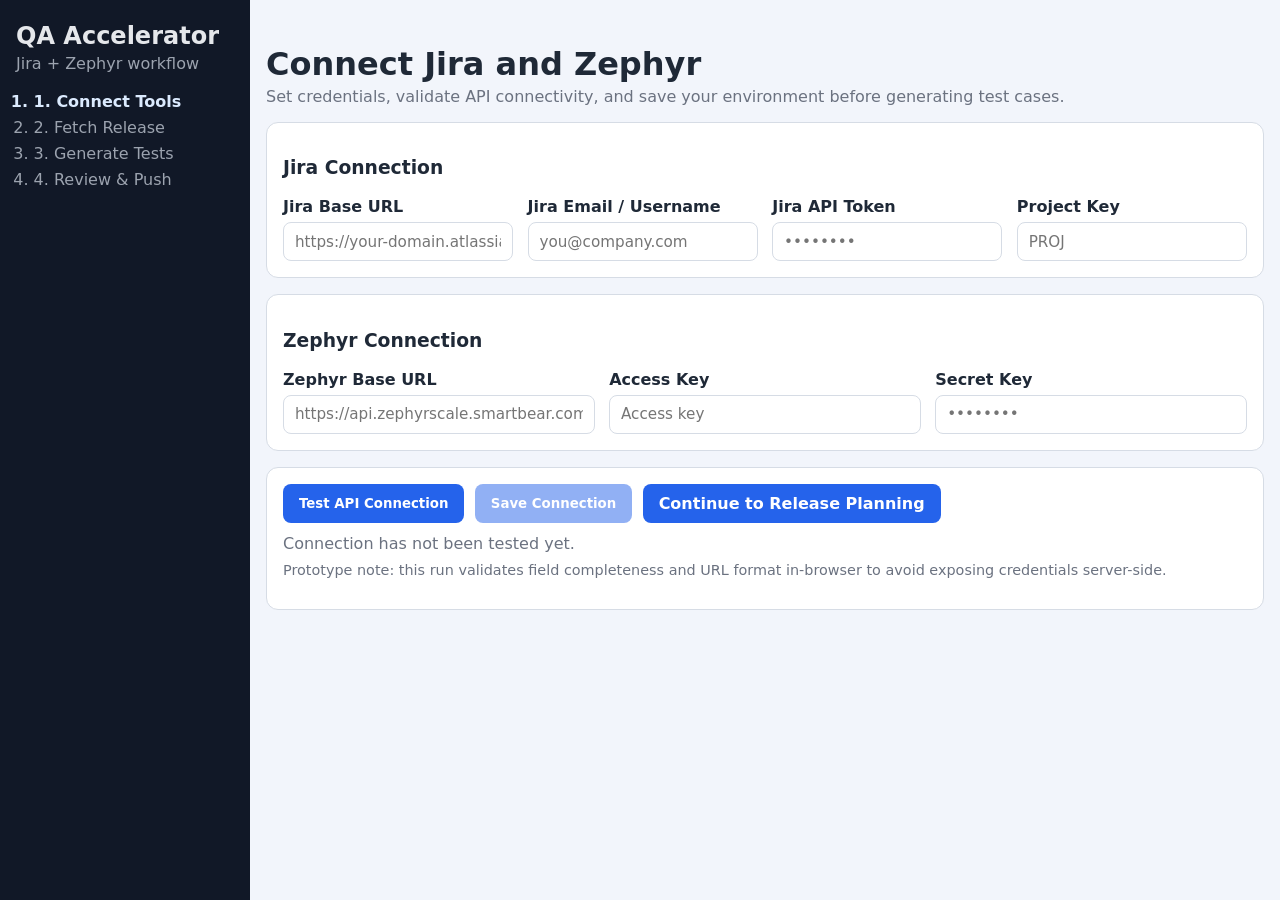
<file: index.html>
<!DOCTYPE html>
<html lang="en">
<head>
  <meta charset="UTF-8" />
  <meta name="viewport" content="width=device-width, initial-scale=1.0" />
  <title>QA Flow | Connection Setup</title>
  <link rel="stylesheet" href="styles.css" />
</head>
<body>
  <div class="app-shell">
    <aside class="sidebar">
      <h2>QA Accelerator</h2>
      <p>Jira + Zephyr workflow</p>
      <ol class="steps">
        <li class="active">1. Connect Tools</li>
        <li>2. Fetch Release</li>
        <li>3. Generate Tests</li>
        <li>4. Review & Push</li>
      </ol>
    </aside>

    <main class="container">
      <header class="page-header">
        <h1>Connect Jira and Zephyr</h1>
        <p>Set credentials, validate API connectivity, and save your environment before generating test cases.</p>
      </header>

      <section class="card">
        <h3>Jira Connection</h3>
        <div class="form-grid">
          <label>Jira Base URL
            <input id="jiraBaseUrl" type="url" placeholder="https://your-domain.atlassian.net" />
          </label>
          <label>Jira Email / Username
            <input id="jiraUser" type="text" placeholder="you@company.com" />
          </label>
          <label>Jira API Token
            <input id="jiraToken" type="password" placeholder="••••••••" />
          </label>
          <label>Project Key
            <input id="jiraProject" type="text" placeholder="PROJ" />
          </label>
        </div>
      </section>

      <section class="card">
        <h3>Zephyr Connection</h3>
        <div class="form-grid">
          <label>Zephyr Base URL
            <input id="zephyrBaseUrl" type="url" placeholder="https://api.zephyrscale.smartbear.com/v2" />
          </label>
          <label>Access Key
            <input id="zephyrAccessKey" type="text" placeholder="Access key" />
          </label>
          <label>Secret Key
            <input id="zephyrSecretKey" type="password" placeholder="••••••••" />
          </label>
        </div>
      </section>

      <section class="card actions">
        <div class="button-row">
          <button id="testConnectionBtn">Test API Connection</button>
          <button id="saveConnectionBtn" disabled>Save Connection</button>
          <a class="button-link" href="release.html">Continue to Release Planning</a>
        </div>
        <p id="connectionStatus" class="status">Connection has not been tested yet.</p>
        <p class="hint">Prototype note: this run validates field completeness and URL format in-browser to avoid exposing credentials server-side.</p>
      </section>
    </main>
  </div>

  <script src="app.js"></script>
</body>
</html>
</file>
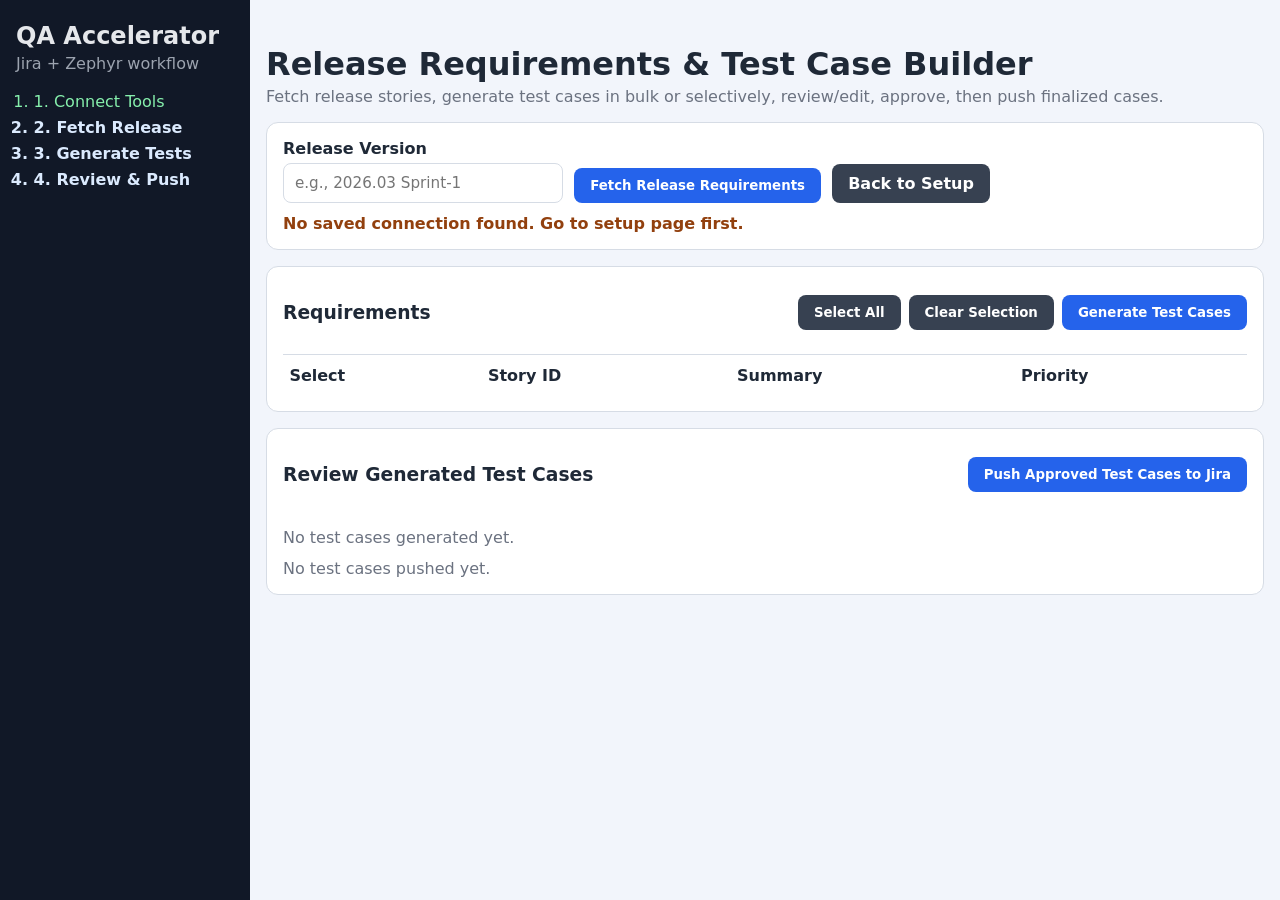
<file: release.html>
<!DOCTYPE html>
<html lang="en">
<head>
  <meta charset="UTF-8" />
  <meta name="viewport" content="width=device-width, initial-scale=1.0" />
  <title>QA Flow | Release Test Case Builder</title>
  <link rel="stylesheet" href="styles.css" />
</head>
<body>
  <div class="app-shell">
    <aside class="sidebar">
      <h2>QA Accelerator</h2>
      <p>Jira + Zephyr workflow</p>
      <ol class="steps">
        <li class="done">1. Connect Tools</li>
        <li class="active">2. Fetch Release</li>
        <li class="active">3. Generate Tests</li>
        <li class="active">4. Review & Push</li>
      </ol>
    </aside>

    <main class="container">
      <header class="page-header">
        <h1>Release Requirements & Test Case Builder</h1>
        <p>Fetch release stories, generate test cases in bulk or selectively, review/edit, approve, then push finalized cases.</p>
      </header>

      <section class="card">
        <div class="inline-form">
          <label>Release Version
            <input id="releaseVersion" type="text" placeholder="e.g., 2026.03 Sprint-1" />
          </label>
          <button id="fetchReleaseBtn">Fetch Release Requirements</button>
          <a class="button-link secondary-link" href="index.html">Back to Setup</a>
        </div>
        <p id="releaseStatus" class="status">Waiting for release details.</p>
      </section>

      <section class="card">
        <div class="section-header">
          <h3>Requirements</h3>
          <div class="button-row compact">
            <button id="selectAllBtn" class="secondary">Select All</button>
            <button id="clearSelectionBtn" class="secondary">Clear Selection</button>
            <button id="generateTestsBtn">Generate Test Cases</button>
          </div>
        </div>
        <table id="requirementsTable">
          <thead>
            <tr>
              <th>Select</th>
              <th>Story ID</th>
              <th>Summary</th>
              <th>Priority</th>
            </tr>
          </thead>
          <tbody></tbody>
        </table>
      </section>

      <section class="card">
        <div class="section-header">
          <h3>Review Generated Test Cases</h3>
          <button id="pushToJiraBtn">Push Approved Test Cases to Jira</button>
        </div>
        <div id="testCasesContainer" class="test-cases"></div>
        <p id="pushStatus" class="status">No test cases pushed yet.</p>
      </section>
    </main>
  </div>

  <script src="app.js"></script>
</body>
</html>
</file>
<file: styles.css>
:root {
  --bg: #f2f5fb;
  --sidebar: #111827;
  --sidebar-text: #e5e7eb;
  --card: #fff;
  --text: #1f2937;
  --muted: #6b7280;
  --primary: #2563eb;
  --primary-dark: #1d4ed8;
  --border: #d6dce5;
  --success: #065f46;
  --warning: #92400e;
}

* {
  box-sizing: border-box;
  font-family: Inter, system-ui, -apple-system, Segoe UI, Roboto, sans-serif;
}

body {
  margin: 0;
  background: var(--bg);
  color: var(--text);
}

.app-shell {
  display: grid;
  grid-template-columns: 250px 1fr;
  min-height: 100vh;
}

.sidebar {
  background: var(--sidebar);
  color: var(--sidebar-text);
  padding: 1.4rem 1rem;
}

.sidebar h2 {
  margin: 0;
}

.sidebar p {
  color: #9ca3af;
  margin-top: 0.2rem;
}

.steps {
  margin: 1.2rem 0 0;
  padding-left: 1.1rem;
  display: grid;
  gap: 0.45rem;
}

.steps li {
  color: #9ca3af;
}

.steps li.active {
  color: #dbeafe;
  font-weight: 600;
}

.steps li.done {
  color: #86efac;
}

.container {
  max-width: 1080px;
  margin: 0 auto;
  padding: 1.5rem 1rem 2rem;
  width: 100%;
}

.page-header h1 {
  margin-bottom: 0.2rem;
}

.page-header p {
  color: var(--muted);
  margin-top: 0;
}

.card {
  background: var(--card);
  border: 1px solid var(--border);
  border-radius: 12px;
  padding: 1rem;
  margin-top: 1rem;
}

.form-grid {
  display: grid;
  gap: 0.9rem;
  grid-template-columns: repeat(auto-fit, minmax(230px, 1fr));
}

label {
  display: flex;
  flex-direction: column;
  gap: 0.35rem;
  font-weight: 600;
}

input,
textarea {
  border: 1px solid var(--border);
  border-radius: 8px;
  padding: 0.62rem 0.68rem;
  font-size: 0.95rem;
}

textarea {
  width: 100%;
  min-height: 110px;
  resize: vertical;
}

button,
.button-link {
  background: var(--primary);
  color: #fff;
  border: none;
  border-radius: 8px;
  padding: 0.62rem 1rem;
  font-weight: 600;
  cursor: pointer;
  text-decoration: none;
  display: inline-flex;
  align-items: center;
  justify-content: center;
}

button:hover,
.button-link:hover {
  background: var(--primary-dark);
}

button:disabled {
  opacity: 0.5;
  cursor: not-allowed;
}

.secondary,
.secondary-link {
  background: #374151;
}

.button-row {
  display: flex;
  gap: 0.65rem;
  flex-wrap: wrap;
}

.button-row.compact {
  gap: 0.5rem;
}

.inline-form {
  display: flex;
  gap: 0.7rem;
  flex-wrap: wrap;
  align-items: end;
}

.inline-form label {
  min-width: 280px;
}

.status {
  margin: 0.7rem 0 0;
  color: var(--muted);
}

.status.success {
  color: var(--success);
  font-weight: 600;
}

.status.warning {
  color: var(--warning);
  font-weight: 600;
}

.hint {
  margin-top: 0.55rem;
  color: var(--muted);
  font-size: 0.9rem;
}

.section-header {
  display: flex;
  align-items: center;
  justify-content: space-between;
  gap: 0.75rem;
  flex-wrap: wrap;
}

table {
  width: 100%;
  border-collapse: collapse;
  margin-top: 0.8rem;
}

th,
td {
  border-top: 1px solid var(--border);
  padding: 0.65rem 0.4rem;
  text-align: left;
}

.test-cases {
  display: grid;
  gap: 0.9rem;
  margin-top: 0.85rem;
}

.test-case {
  border: 1px solid var(--border);
  background: #fafafa;
  border-radius: 10px;
  padding: 0.75rem;
}

.test-case-head {
  display: flex;
  justify-content: space-between;
  gap: 0.7rem;
  flex-wrap: wrap;
  align-items: center;
}

.review-controls {
  display: flex;
  gap: 0.5rem;
  align-items: center;
}

.badge {
  border-radius: 999px;
  padding: 0.18rem 0.55rem;
  font-size: 0.78rem;
  font-weight: 700;
}

.badge.draft {
  color: #92400e;
  background: #fef3c7;
}

.badge.approved {
  color: #166534;
  background: #dcfce7;
}

@media (max-width: 920px) {
  .app-shell {
    grid-template-columns: 1fr;
  }

  .sidebar {
    padding: 1rem;
  }
}
</file>
